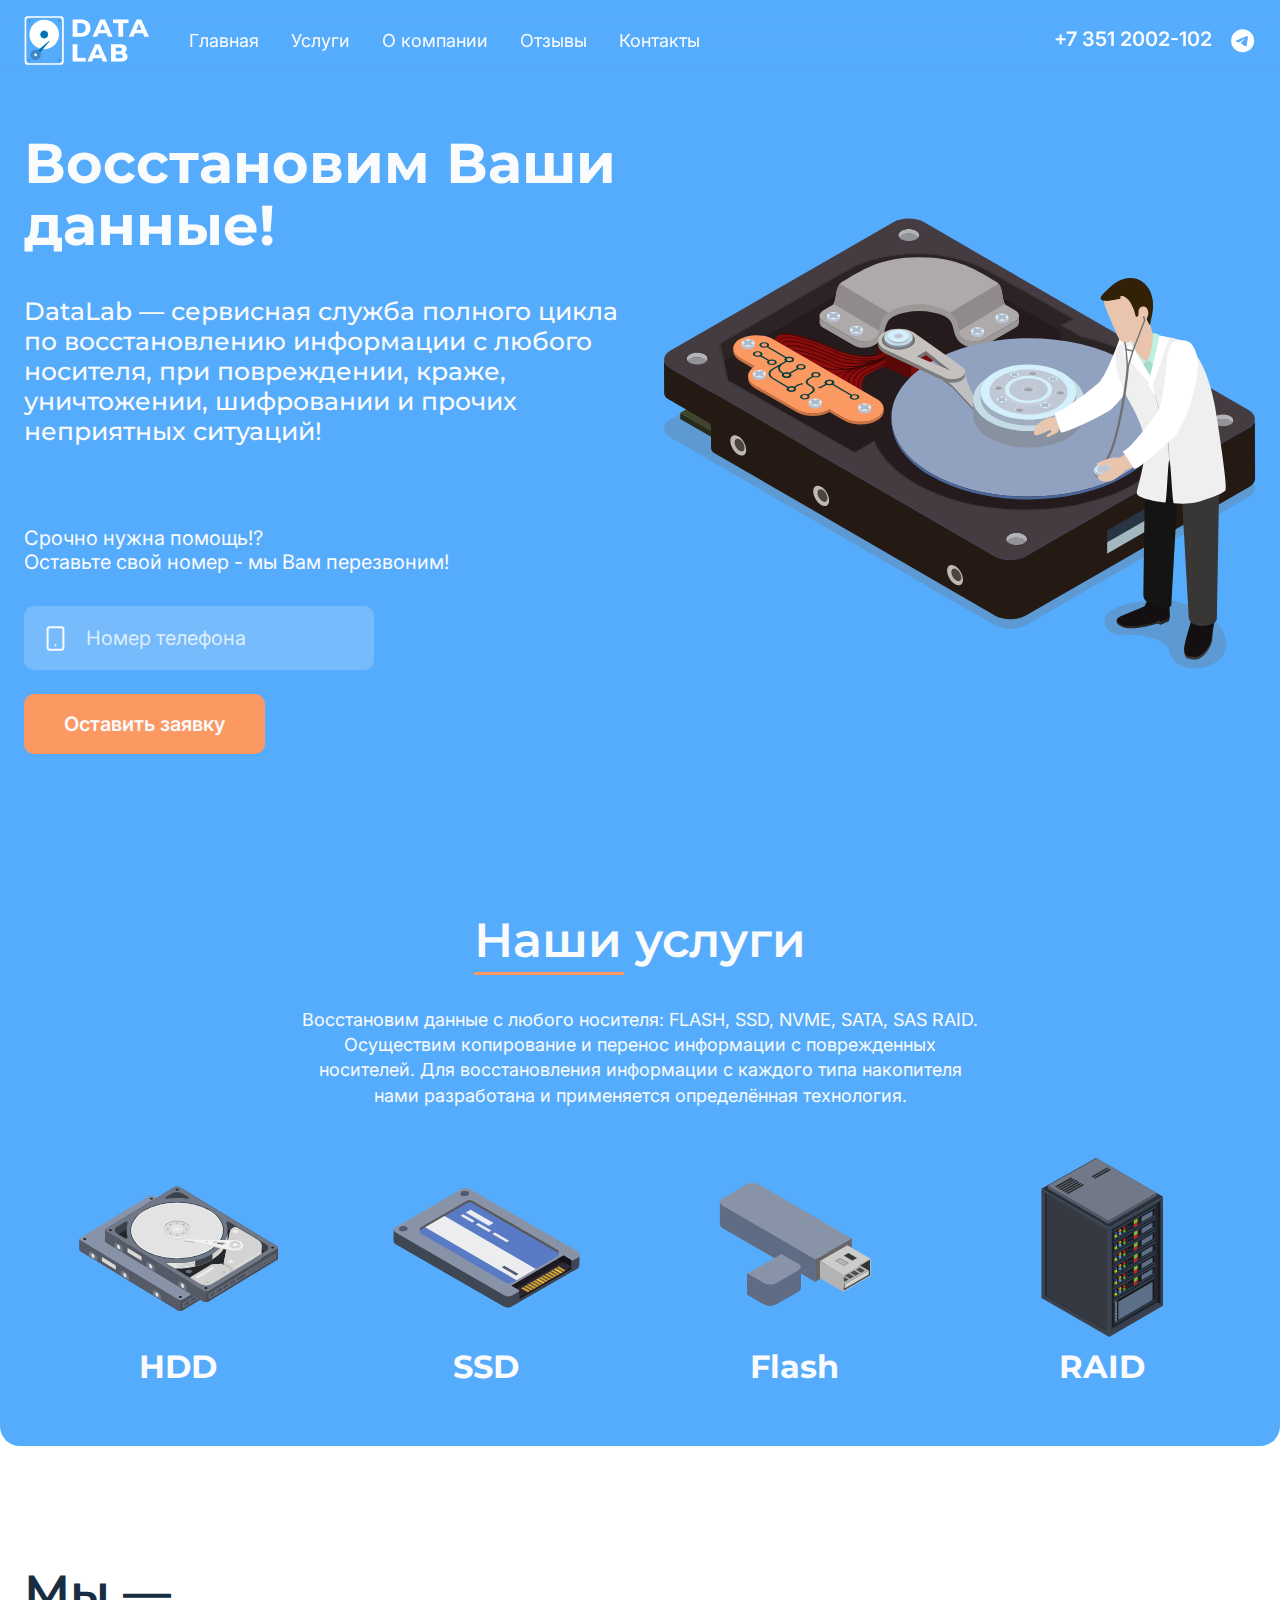
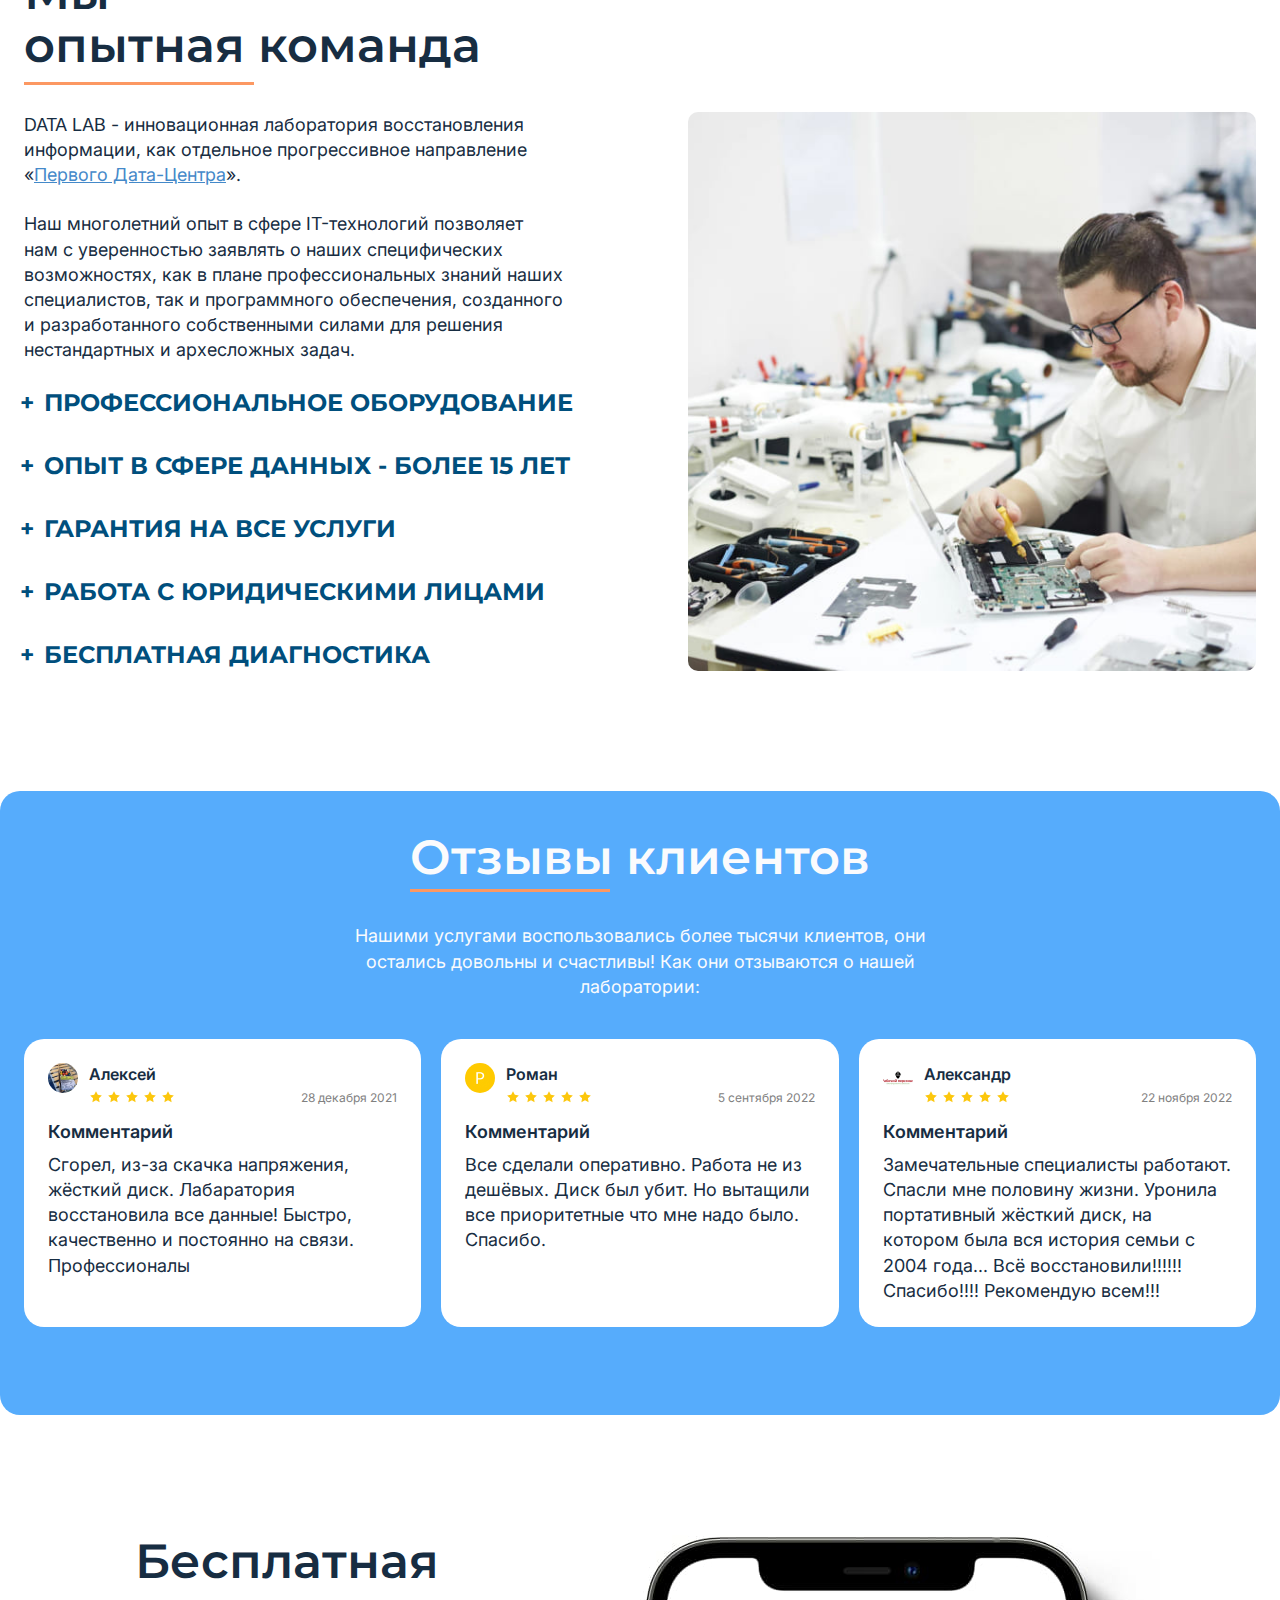
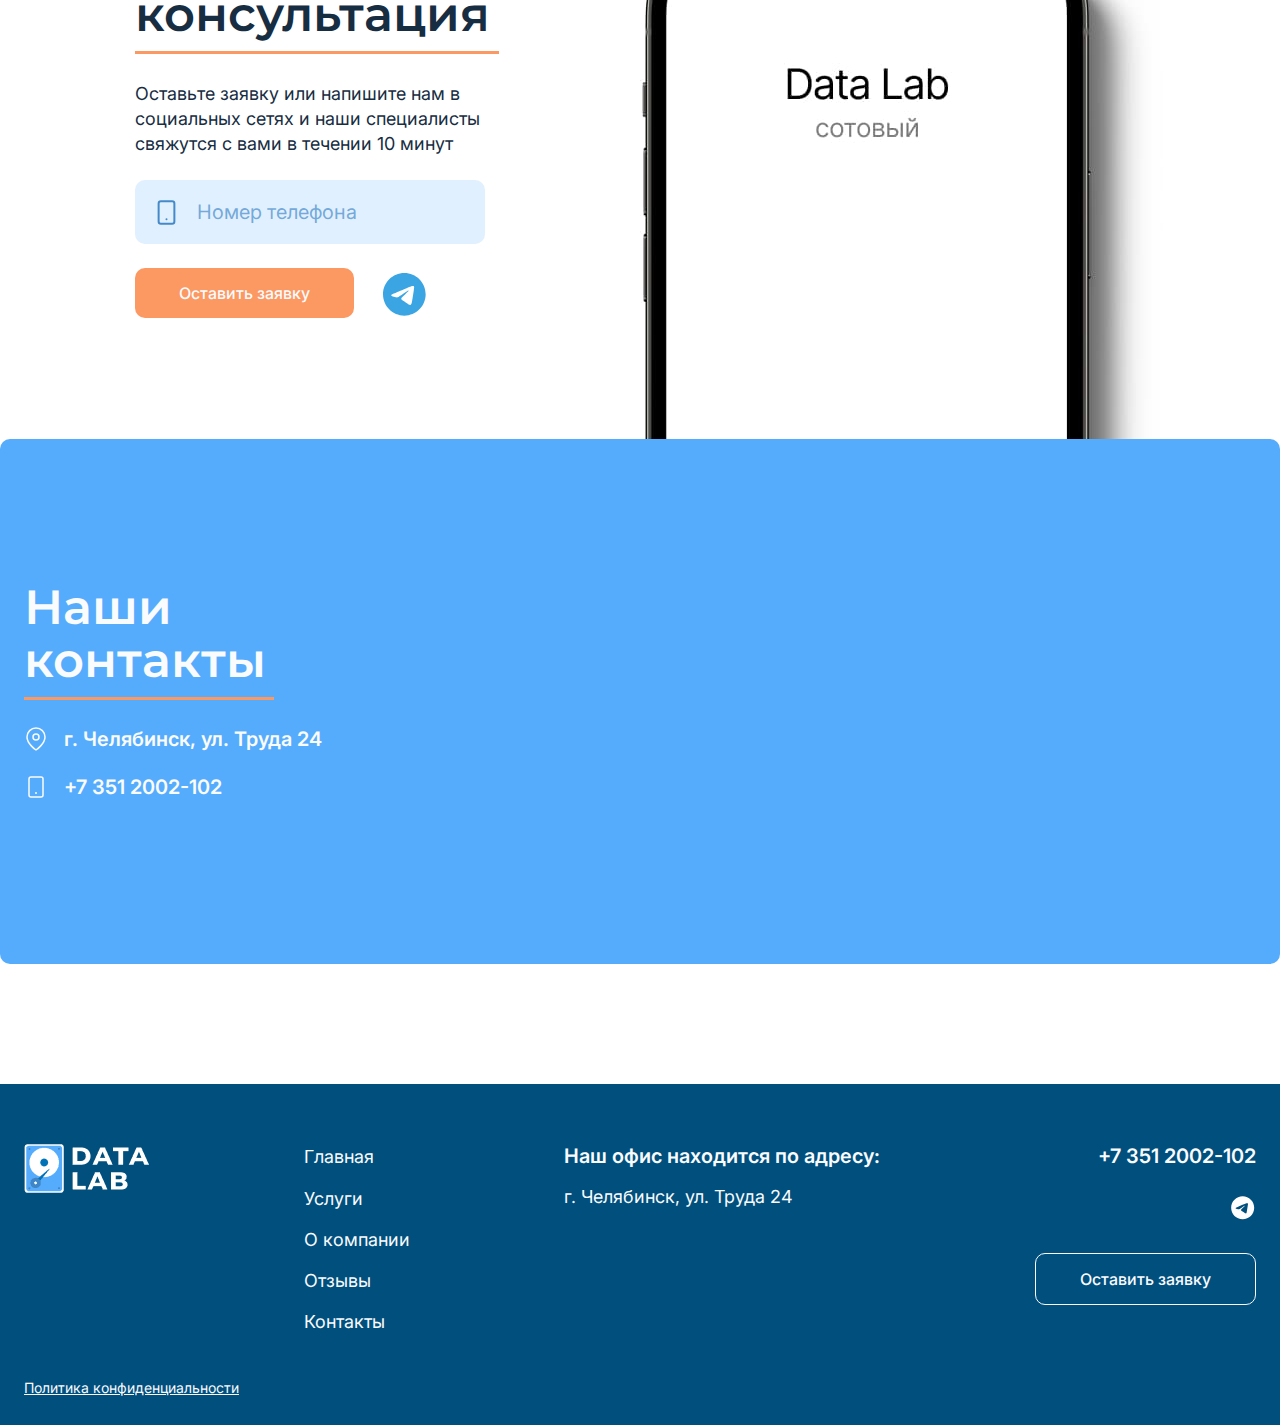
<file: index.html>
<!DOCTYPE html>
<html lang="ru">
	<head>
		<meta charset="UTF-8" />
		<meta http-equiv="X-UA-Compatible" content="IE=edge" />
		<meta name="viewport" content="width=device-width, initial-scale=1.0" />
		<meta name="viewport" content="width=device-width, user-scalable=no" />
		<link rel="preconnect" href="https://fonts.googleapis.com" />
		<link rel="preconnect" href="https://fonts.gstatic.com" crossorigin />

		<link
			href="https://fonts.googleapis.com/css2?family=Inter:wght@400;500;600&family=Montserrat:wght@400;500;600;700&display=swap"
			rel="stylesheet"
		/>
		<link rel="stylesheet" href="css/reset.css" />
		<link rel="stylesheet" href="css/style.css" />

		<link
			rel="apple-touch-icon"
			sizes="180x180"
			href="favicons/apple-touch-icon.png"
		/>
		<link
			rel="icon"
			type="image/png"
			sizes="32x32"
			href="favicons/favicon-32x32.png"
		/>
		<link
			rel="icon"
			type="image/png"
			sizes="16x16"
			href="favicons/favicon-16x16.png"
		/>
		<link rel="manifest" href="favicons/site.webmanifest" />
		<link
			rel="mask-icon"
			href="favicons/safari-pinned-tab.svg"
			color="#5bbad5"
		/>
		<meta name="msapplication-TileColor" content="#2d89ef" />
		<meta name="theme-color" content="#ffffff" />
		<title>Data Lab - Восстановление данных</title>
	</head>
	<body>
		<div class="wrapper">
			<header class="header">
				<div class="header__container _container">
					<a data-goto=".page__main-block" class="header__logo" href="#">
						<img src="img/logo/logo-vert.png" alt="logotype-datalab" />
					</a>
					<div class="mobile-icon">
						<span></span>
					</div>
					<div class="header__mobile">
						<nav class="header__menu menu">
							<ul class="menu__list">
								<li class="menu__item">
									<a data-goto=".page__main-block" class="menu__link" href="#"
										>Главная</a
									>
								</li>
								<li class="menu__item">
									<a data-goto=".page__services" class="menu__link" href="#"
										>Услуги</a
									>
								</li>
								<li class="menu__item">
									<a data-goto=".page__about" class="menu__link" href="#"
										>О компании</a
									>
								</li>
								<li class="menu__item">
									<a data-goto=".page__reviews" class="menu__link" href="#"
										>Отзывы</a
									>
								</li>
								<li class="menu__item">
									<a
										data-goto=".page__contacts-section"
										class="menu__link"
										href="#"
										>Контакты</a
									>
								</li>
							</ul>
						</nav>

						<div class="header__contacts header-contacts">
							<ul class="header-contacts__list">
								<li>
									<a href="tel:+73512002102" class="tel__link">+7 351 2002-102</a>
								</li>
								<li class="messeger-item">
									<a
										class="messeger-item__link messegers__link"
										href="https://t.me/Neo_vr"
									>
										<img
											src="img/messegers/icon-telegram.svg"
											alt="icon-telegram"
										/>
									</a>
								</li>
							</ul>
						</div>
					</div>
				</div>
			</header>

			<main class="page">
				<div class="page__first-screen">
					<div class="page__main-block main-block">
						<div class="main-block__container _container">
							<div class="main-block__body">
								<h1 class="main-block__title">Восстановим Ваши данные!</h1>
								<div class="main-block__text">
									DataLab — сервисная служба полного цикла по восстановлению
									информации с любого носителя, при повреждении, краже,
									уничтожении, шифровании и прочих неприятных ситуаций!
								</div>

								<div class="main-block__offer offer">
									<div class="offer__text">
										Срочно нужна помощь!?<br/> Оставьте свой номер - мы Вам перезвоним!
									</div>
									<form action="#" class="main-block__form form">
										<span class="form-error"
											>Введён неверный номер телефона</span
										>
										<input
											data-tel-input
											name="phoneNum"
											class="form__input"
											type="tel"
											placeholder="Номер телефона"
											title="Введите номер телефона"
											style="background-image: url(img/form/smartphone.svg)"
										/>
										<button class="form__button">Оставить заявку</button>
									</form>
								</div>
							</div>
							<div class="main-block__banner">
								<img src="img/first-screen/hdd-banner.svg" alt="" />
							</div>
						</div>
					</div>
					<section class="page__services sevices">
						<div class="services__container _container">
							<div class="services__body">
								<h2 class="services__title section-title">Наши услуги</h2>
								<div class="services__text">
									Восстановим данные с любого носителя: FLASH, SSD, NVME, SATA,
									SAS RAID. Осуществим копирование и перенос информации с
									поврежденных носителей. Для восстановления информации с
									каждого типа накопителя нами разработана и применяется
									определённая технология.
								</div>
								<div class="services__cards cards">
									<div class="cards__item item">
										<!-- link -->
										<div class="item__image">
											<img src="img/services/img-hdd-5.svg" alt="" />
										</div>
										<div class="item__name">HDD</div>
									</div>

									<div class="cards__item item">
										<!-- link -->
										<div class="item__image">
											<img src="img/services/img-ssd-4.svg" alt="" />
										</div>
										<div class="item__name">SSD</div>
									</div>

									<div class="cards__item item">
										<!-- link -->
										<div class="item__image">
											<img src="img/services/img-flash-7.svg" alt="" />
										</div>
										<div class="item__name">Flash</div>
									</div>

									<div class="cards__item item">
										<!-- link -->
										<div class="item__image">
											<img src="img/services/img-raid-5.svg" alt="" />
										</div>
										<div class="item__name">RAID</div>
									</div>
								</div>
							</div>
						</div>
					</section>
				</div>
				<section class="page__about about">
					<div class="about__container _container">
						<h2 class="about__title section-title">Мы — опытная команда</h2>
						<div class="about__body">
							<p class="about__text">
								DATA LAB - инновационная лаборатория восстановления информации,
								как отдельное прогрессивное направление «<a
									class="external-link"
									href="https://dedic74.ru/"
									>Первого Дата-Центра</a
								>».
							</p>
							<p class="about__text">
								Наш многолетний опыт в сфере IT-технологий позволяет
								нам с уверенностью заявлять о наших специфических возможностях,
								как в плане профессиональных знаний наших специалистов,
								так и программного обеспечения, созданного и разработанного
								собственными силами для решения нестандартных и архесложных
								задач.
							</p>
						</div>
						<div class="about__advantages advantages">
							<ul class="advantages__list">
								<li class="advantages__item">
									<span class="advantages__text"
										>Профессиональное оборудование</span
									>
								</li>
								<li class="advantages__item">
									<span class="advantages__text"
										>Опыт в сфере данных - более 15 лет</span
									>
								</li>
								<li class="advantages__item">
									<span class="advantages__text">Гарантия на все услуги</span>
								</li>
								<li class="advantages__item">
									<span class="advantages__text"
										>Работа с юридическими лицами</span
									>
								</li>
								<li class="advantages__item">
									<span class="advantages__text">Бесплатная диагностика</span>
								</li>
							</ul>
						</div>
						<div class="about__image">
							<img src="img/about/image.jpg" alt="employee" />
						</div>
					</div>
				</section>

				<section class="page__reviews reviews">
					<div class="reviews__container _container">
						<h2 class="reviews__title section-title">Отзывы клиентов</h2>
						<p class="reviews__text">
							Нашими услугами воспользовались более тысячи клиентов, они
							остались довольны и счастливы! Как они отзываются о нашей
							лаборатории:
						</p>
						<div class="reviews__cards">
							<div class="review-card">
								<div class="review-card__user user">
									<div class="user__avatar">
										<img
											src="img/reviews/review-user-1.jpg"
											alt="user avatar"
										/>
									</div>
									<div class="user__info">
										<p class="user__name">Алексей</p>
										<div class="user__grade">
											<img src="img/reviews/review-stars.svg" alt="" />
										</div>
									</div>
									<p class="user__date">28 декабря 2021</p>
								</div>
								<div class="review__body">
									<p>Комментарий</p>
									<p>
										Сгорел, из-за скачка напряжения, жёсткий диск. Лабаратория
										восстановила все данные! Быстро, качественно и постоянно на
										связи. Профессионалы
									</p>
								</div>
							</div>
							<div class="review-card">
								<div class="review-card__user user">
									<div class="user__avatar">
										<img
											src="img/reviews/review-user-2.jpg"
											alt="user avatar"
										/>
									</div>
									<div class="user__info">
										<p class="user__name">Роман</p>
										<div class="user__grade">
											<img src="img/reviews/review-stars.svg" alt="" />
										</div>
									</div>
									<p class="user__date">5 сентября 2022</p>
								</div>
								<div class="review__body">
									<p>Комментарий</p>
									<p>
										Все сделали оперативно. Работа не из дешёвых. Диск был убит.
										Но вытащили все приоритетные что мне надо было. Спасибо.
									</p>
								</div>
							</div>

							<div class="review-card">
								<div class="review-card__user user">
									<div class="user__avatar">
										<img
											src="img/reviews/review-user-3.jpg"
											alt="user avatar"
										/>
									</div>
									<div class="user__info">
										<p class="user__name">Александр</p>
										<div class="user__grade">
											<img src="img/reviews/review-stars.svg" alt="" />
										</div>
									</div>
									<p class="user__date">22 ноября 2022</p>
								</div>
								<div class="review__body">
									<p>Комментарий</p>
									<p>
										Замечательные специалисты работают. Спасли мне половину
										жизни. Уронила портативный жёсткий диск, на котором была вся
										история семьи с 2004 года... Всё восстановили!!!!!!
										Спасибо!!!! Рекомендую всем!!!
									</p>
								</div>
							</div>
						</div>
					</div>
				</section>

				<section class="page__form-section form-section">
					<div class="form-section__container _container">
						<div class="form-section__body">
							<h2 class="form-section__title section-title">
								Бесплатная консультация
							</h2>
							<p class="form-section__text">
								Оставьте заявку или напишите нам в социальных сетях и наши
								специалисты свяжутся с вами в течении 10 минут
							</p>

							<form action="#" class="form-section__form form">
								<span class="form-error">Введён неверный номер телефона</span>
								<input
									data-tel-input
									name="phoneNum"
									class="form__input"
									type="tel"
									placeholder="Номер телефона"
									title="Введите номер телефона"
									style="background-image: url(img/form/smartphone-blue.svg)"
								/>
								<div class="form__buttons-group">
									<button class="form__button" id="submit-btn">
										Оставить заявку
									</button>
									<ul class="form__messegers messegers">
										<li class="messegers__item">
											<a class="messegers__link" href="https://t.me/Neo_vr">
												<img
													src="img/form/form-icon-telegram.svg"
													alt="icon-telegram"
												/>
											</a>
										</li>
									</ul>
								</div>
							</form>
						</div>
						<div class="form-section__phone">
							<img src="img/form/iPhone-12.jpg" alt="" />
						</div>
					</div>
				</section>
				<section class="page__contacts-section contacts-section">
					<div class="contacts-section__container _container">
						<div class="contacts-section__body">
							<h2 class="contacts-section__title section-title">
								Наши контакты
							</h2>
							<ul class="contacts-section__contacts-list contacts-list">
								<li
									style="background-image: url('img/contacs/map-pin.svg')"
									class="contacts-list__item"
								>
									г. Челябинск, ул. Труда 24
								</li>
								<li
									style="background-image: url('img/contacs/smartphone.svg')"
									class="contacts-list__item"
								>
									<!-- Вставить телефон -->
									<a href="tel:+73512002102">+7 351 2002-102</a>
								</li>
								<li
									style="background-image: url('img/contacs/mail.svg')"
									class="contacts-list__item"
								></li>
							</ul>
						</div>
					</div>
					<iframe
						class="contacts-section__map"
						src="https://yandex.ru/map-widget/v1/?um=constructor%3A5bff2b0873cc48917e9ab0c23bdec998f2e4dc352007667f4a7561167bad8740&amp;source=constructor"
						width="64%"
						height="525"
						frameborder="0"
					></iframe>
				</section>
			</main>

			<footer class="footer">
				<div class="footer__container _container">
					<div class="footer__row">
						<div class="footer__logo logo">
							<img src="img/logo/logo-vert.png" alt="logotype-datalab" />
						</div>
						<nav class="footer__menu menu">
							<ul class="menu__list">
								<li class="menu__item">
									<a data-goto=".page__main-block" class="menu__link" href="#"
										>Главная</a
									>
								</li>
								<li class="menu__item">
									<a data-goto=".page__services" class="menu__link" href="#"
										>Услуги</a
									>
								</li>
								<li class="menu__item">
									<a data-goto=".page__about" class="menu__link" href="#"
										>О компании</a
									>
								</li>
								<li class="menu__item">
									<a data-goto=".page__reviews" class="menu__link" href="#"
										>Отзывы</a
									>
								</li>
								<li class="menu__item">
									<a
										data-goto=".page__contacts-section"
										class="menu__link"
										href="#"
										>Контакты</a
									>
								</li>
							</ul>
						</nav>
						<div class="footer__contacts">
							<div class="footer__contacts-group">
								<p>Наш офис находится по адресу:</p>
								<p>г. Челябинск, ул. Труда 24</p>
							</div>
						</div>
						<div class="footer__contacts">
							<div class="footer__contacts-group">
								<div class="contacts">
									<div class="footer__tel">
										<a href="tel:+73512002102" class="tel__link">+7 351 2002-102</a>
									</div>
									<ul class="footer__messegers messegers">
										<li class="messegers__item">
											<a class="messegers__link" href="https://t.me/Neo_vr">
												<img
													src="img/messegers/icon-telegram.svg"
													alt="icon-telegram"
												/>
											</a>
										</li>
									</ul>
								</div>
							</div>
							<a
								data-goto=".page__form-section"
								href="#"
								class="footer__form-link"
								>Оставить заявку</a
							>
						</div>
					</div>
          <a class="privacy-link" href="privacy.html">
            Политика конфиденциальности
          </a>
				</div>
			</footer>
		</div>
		<div class="modal">
			<div class="modal__container">
				<div class="modal__content">
					<div class="modal__title section-title"></div>
					<div class="modal__text"></div>
					<a href="#" class="modal__button close-modal"> Ок </a>
				</div>
			</div>
		</div>
		<script src="js/script.js"></script>
		<script type="module" src="js/form.js"></script>
	</body>
</html>
</file>
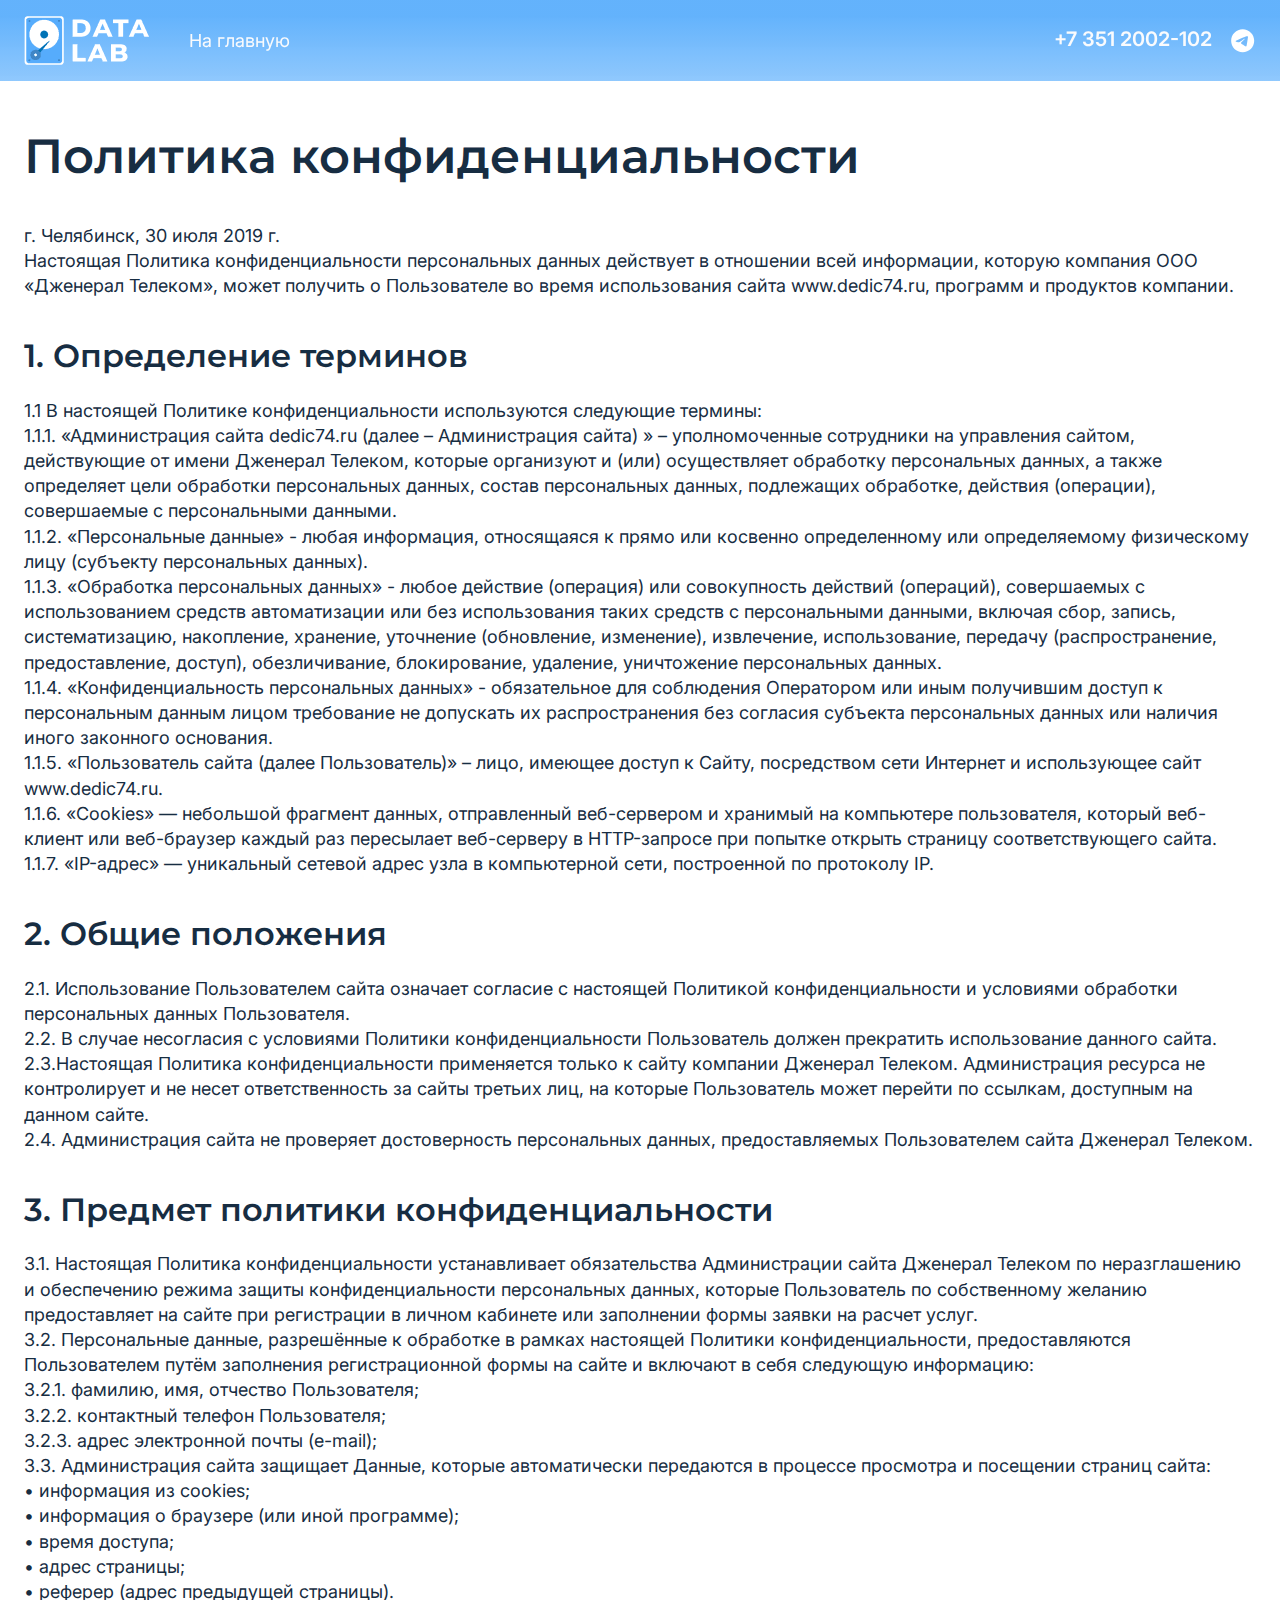
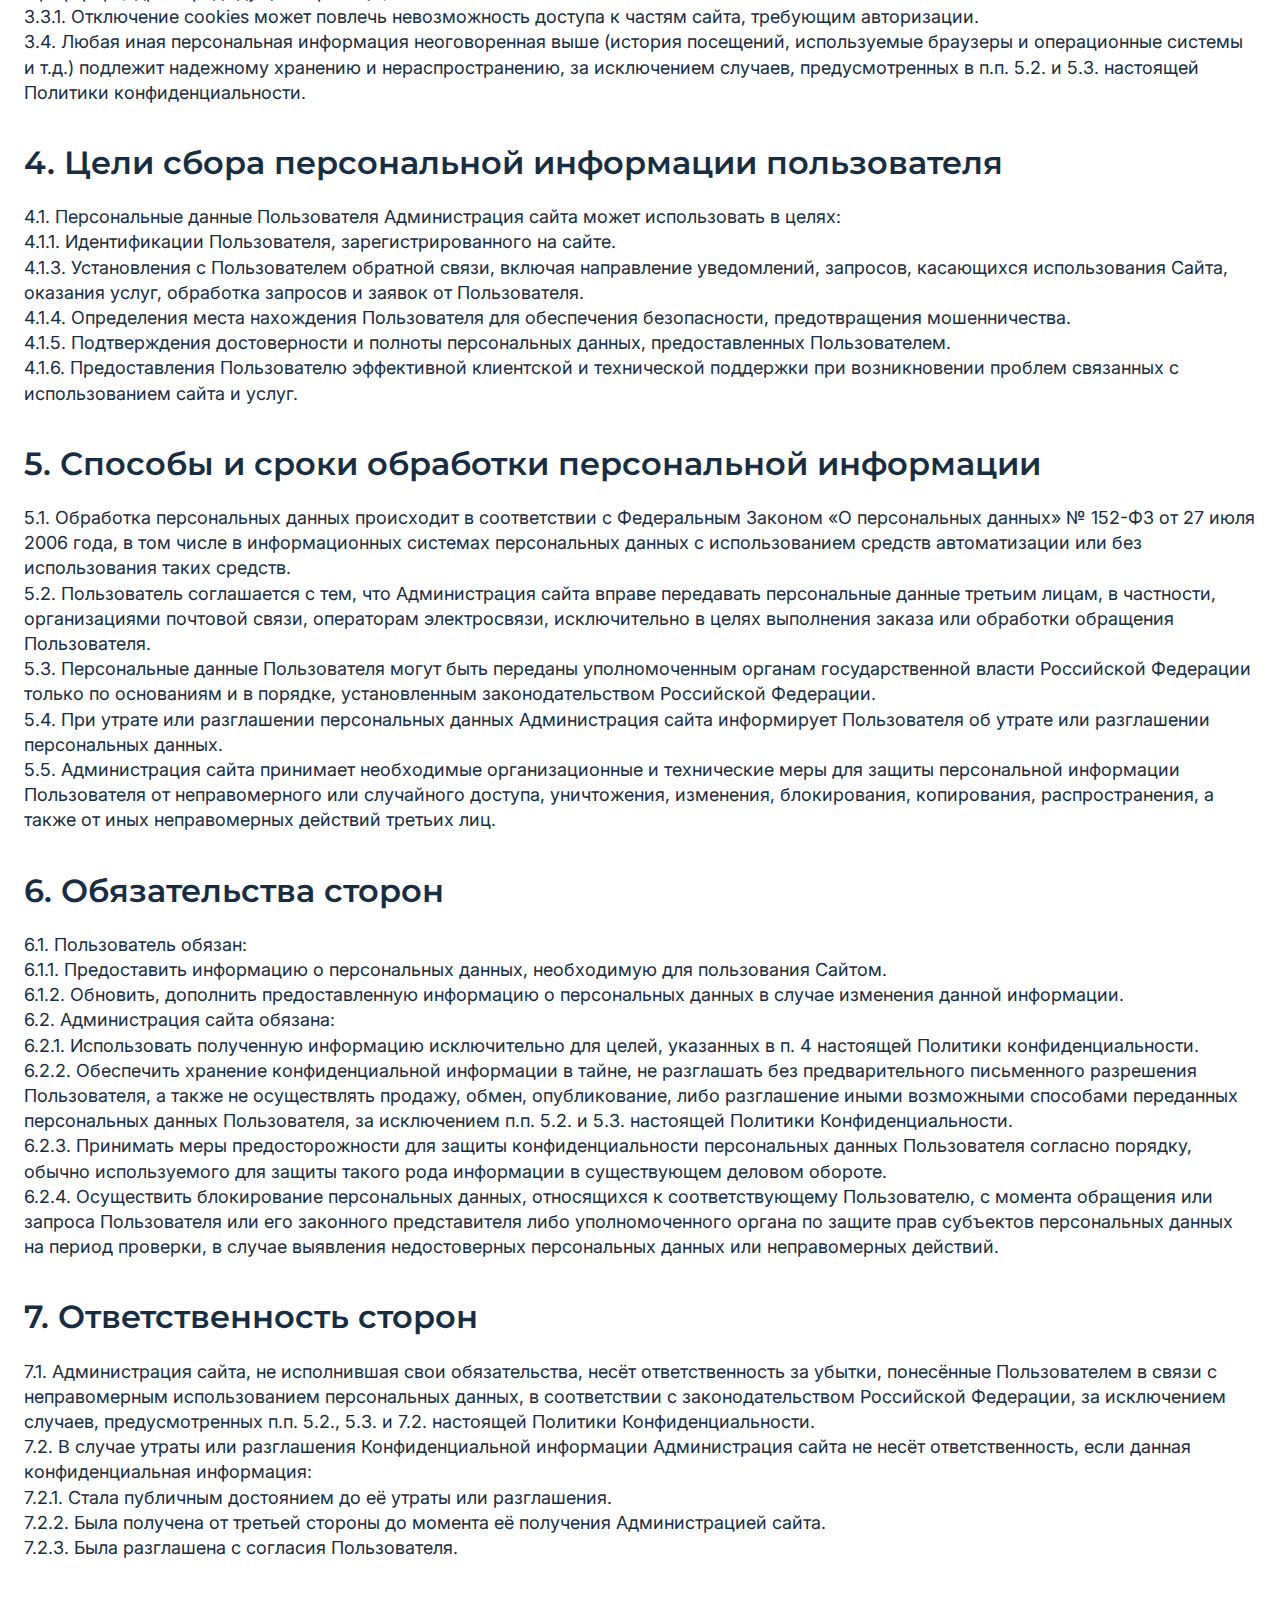
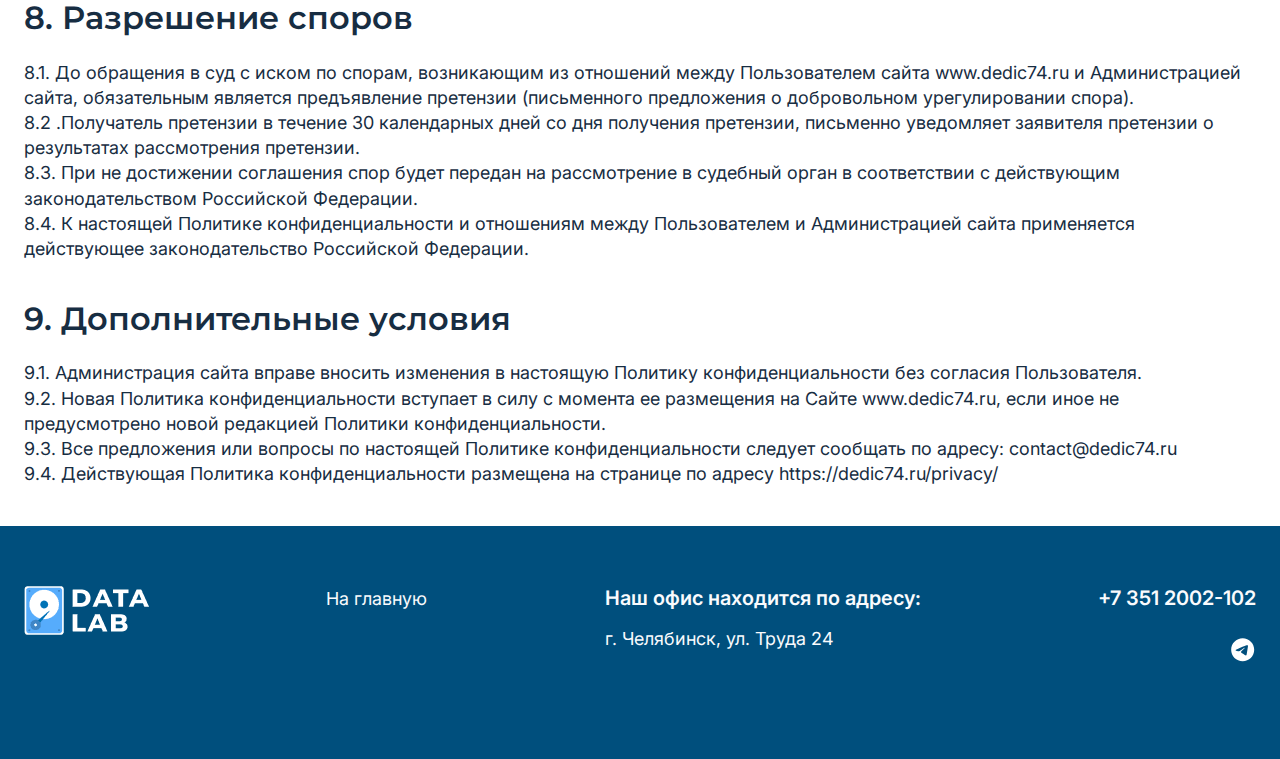
<file: privacy.html>
<!DOCTYPE html>
<html lang="ru">
	<head>
		<meta charset="UTF-8" />
		<meta http-equiv="X-UA-Compatible" content="IE=edge" />
		<meta name="viewport" content="width=device-width, initial-scale=1.0" />
		<meta name="viewport" content="width=device-width, user-scalable=no" />
		<link rel="preconnect" href="https://fonts.googleapis.com" />
		<link rel="preconnect" href="https://fonts.gstatic.com" crossorigin />

		<link
			href="https://fonts.googleapis.com/css2?family=Inter:wght@400;500;600&family=Montserrat:wght@400;500;600;700&display=swap"
			rel="stylesheet"
		/>
		<link rel="stylesheet" href="css/reset.css" />
		<link rel="stylesheet" href="css/style.css" />

		<link
			rel="apple-touch-icon"
			sizes="180x180"
			href="favicons/apple-touch-icon.png"
		/>
		<link
			rel="icon"
			type="image/png"
			sizes="32x32"
			href="favicons/favicon-32x32.png"
		/>
		<link
			rel="icon"
			type="image/png"
			sizes="16x16"
			href="favicons/favicon-16x16.png"
		/>
		<link rel="manifest" href="favicons/site.webmanifest" />
		<link
			rel="mask-icon"
			href="favicons/safari-pinned-tab.svg"
			color="#5bbad5"
		/>
		<meta name="msapplication-TileColor" content="#2d89ef" />
		<meta name="theme-color" content="#ffffff" />
		<title>Data Lab - Политика конфиденциальности</title>
	</head>
	<body>
		<div class="wrapper">
			<header class="header">
				<div class="header__container _container">
					<a
						data-goto=".page__main-block"
						class="header__logo"
						href="index.html"
					>
						<img src="img/logo/logo-vert.png" alt="logotype-datalab" />
					</a>
					<div class="mobile-icon">
						<span></span>
					</div>
					<div class="header__mobile">
						<nav class="header__menu menu">
							<ul class="menu__list">
								<li class="menu__item">
									<a
										data-goto=".page__main-block"
										class="menu__link"
										href="index.html"
										>На главную</a
									>
								</li>
							</ul>
						</nav>

						<div class="header__contacts header-contacts">
							<ul class="header-contacts__list">
								<li>
									<a href="tel:+73512002102" class="tel__link"
										>+7 351 2002-102</a
									>
								</li>
								<li class="messeger-item">
									<a
										class="messeger-item__link messegers__link"
										href="https://t.me/Neo_vr"
									>
										<img
											src="img/messegers/icon-telegram.svg"
											alt="icon-telegram"
										/>
									</a>
								</li>
							</ul>
						</div>
					</div>
				</div>
			</header>

			<main class="page">
				<div class="page__privacy privacy">
					<div class="privacy__container _container">
						<h1 class="section-title">Политика конфиденциальности</h1>
						<p class="privacy__text">
							г. Челябинск, 30 июля 2019 г. <br />
							Настоящая Политика конфиденциальности персональных данных
							действует в отношении всей информации, которую компания ООО
							«Дженерал Телеком», может получить о Пользователе во время
							использования сайта www.dedic74.ru, программ и продуктов компании.
						</p>
						<h2 class="privacy__title section-title">
							1. Определение терминов
						</h2>
						<p class="privacy__text">
							1.1 В настоящей Политике конфиденциальности используются следующие
							термины:<br />
							1.1.1. «Администрация сайта dedic74.ru (далее – Администрация
							сайта) » – уполномоченные сотрудники на управления сайтом,
							действующие от имени Дженерал Телеком, которые организуют и (или)
							осуществляет обработку персональных данных, а также определяет
							цели обработки персональных данных, состав персональных данных,
							подлежащих обработке, действия (операции), совершаемые с
							персональными данными.<br />
							1.1.2. «Персональные данные» - любая информация, относящаяся к
							прямо или косвенно определенному или определяемому физическому
							лицу (субъекту персональных данных). <br />1.1.3. «Обработка
							персональных данных» - любое действие (операция) или совокупность
							действий (операций), совершаемых с использованием средств
							автоматизации или без использования таких средств с персональными
							данными, включая сбор, запись, систематизацию, накопление,
							хранение, уточнение (обновление, изменение), извлечение,
							использование, передачу (распространение, предоставление, доступ),
							обезличивание, блокирование, удаление, уничтожение персональных
							данных.<br />
							1.1.4. «Конфиденциальность персональных данных» - обязательное для
							соблюдения Оператором или иным получившим доступ к персональным
							данным лицом требование не допускать их распространения без
							согласия субъекта персональных данных или наличия иного законного
							основания. <br />1.1.5. «Пользователь сайта (далее Пользователь)»
							– лицо, имеющее доступ к Сайту, посредством сети Интернет и
							использующее сайт www.dedic74.ru.<br />
							1.1.6. «Cookies» — небольшой фрагмент данных, отправленный
							веб-сервером и хранимый на компьютере пользователя, который
							веб-клиент или веб-браузер каждый раз пересылает веб-серверу в
							HTTP-запросе при попытке открыть страницу соответствующего сайта.
							<br />1.1.7. «IP-адрес» — уникальный сетевой адрес узла в
							компьютерной сети, построенной по протоколу IP.
						</p>
						<h2 class="privacy__title section-title">2. Общие положения</h2>
						<p class="privacy__text">
							2.1. Использование Пользователем сайта означает согласие с
							настоящей Политикой конфиденциальности и условиями обработки
							персональных данных Пользователя.<br />
							2.2. В случае несогласия с условиями Политики конфиденциальности
							Пользователь должен прекратить использование данного сайта.
							<br />2.3.Настоящая Политика конфиденциальности применяется только
							к сайту компании Дженерал Телеком. Администрация ресурса не
							контролирует и не несет ответственность за сайты третьих лиц, на
							которые Пользователь может перейти по ссылкам, доступным на данном
							сайте. <br />2.4. Администрация сайта не проверяет достоверность
							персональных данных, предоставляемых Пользователем сайта Дженерал
							Телеком.
						</p>
						<h2 class="privacy__title section-title">
							3. Предмет политики конфиденциальности
						</h2>
						<p class="privacy__text">
							3.1. Настоящая Политика конфиденциальности устанавливает
							обязательства Администрации сайта Дженерал Телеком по
							неразглашению и обеспечению режима защиты конфиденциальности
							персональных данных, которые Пользователь по собственному желанию
							предоставляет на сайте при регистрации в личном кабинете или
							заполнении формы заявки на расчет услуг.<br />
							3.2. Персональные данные, разрешённые к обработке в рамках
							настоящей Политики конфиденциальности, предоставляются
							Пользователем путём заполнения регистрационной формы на сайте и
							включают в себя следующую информацию: <br />
							3.2.1. фамилию, имя, отчество Пользователя; <br />3.2.2.
							контактный телефон Пользователя; <br />3.2.3. адрес электронной
							почты (e-mail);<br />
							3.3. Администрация сайта защищает Данные, которые автоматически
							передаются в процессе просмотра и посещении страниц сайта:<br />
							• информация из cookies;<br />
							• информация о браузере (или иной программе);<br />
							• время доступа;<br />
							• адрес страницы;<br />
							• реферер (адрес предыдущей страницы).<br />
							3.3.1. Отключение cookies может повлечь невозможность доступа к
							частям сайта, требующим авторизации. <br />3.4. Любая иная
							персональная информация неоговоренная выше (история посещений,
							используемые браузеры и операционные системы и т.д.) подлежит
							надежному хранению и нераспространению, за исключением случаев,
							предусмотренных в п.п. 5.2. и 5.3. настоящей Политики
							конфиденциальности.
						</p>
						<h2 class="privacy__title section-title">
							4. Цели сбора персональной информации пользователя
						</h2>
						<p class="privacy__text">
							4.1. Персональные данные Пользователя Администрация сайта может
							использовать в целях:<br />
							4.1.1. Идентификации Пользователя, зарегистрированного на сайте.
							<br />4.1.3. Установления с Пользователем обратной связи, включая
							направление уведомлений, запросов, касающихся использования Сайта,
							оказания услуг, обработка запросов и заявок от Пользователя.<br />
							4.1.4. Определения места нахождения Пользователя для обеспечения
							безопасности, предотвращения мошенничества.<br />
							4.1.5. Подтверждения достоверности и полноты персональных данных,
							предоставленных Пользователем. <br />4.1.6. Предоставления
							Пользователю эффективной клиентской и технической поддержки при
							возникновении проблем связанных с использованием сайта и услуг.
						</p>
						<h2 class="privacy__title section-title">
							5. Способы и сроки обработки персональной информации
						</h2>
						<p class="privacy__text">
							5.1. Обработка персональных данных происходит в соответствии с
							Федеральным Законом «О персональных данных» № 152-ФЗ от 27 июля
							2006 года, в том числе в информационных системах персональных
							данных с использованием средств автоматизации или без
							использования таких средств. <br />5.2. Пользователь соглашается с
							тем, что Администрация сайта вправе передавать персональные данные
							третьим лицам, в частности, организациями почтовой связи,
							операторам электросвязи, исключительно в целях выполнения заказа
							или обработки обращения Пользователя.<br />
							5.3. Персональные данные Пользователя могут быть переданы
							уполномоченным органам государственной власти Российской Федерации
							только по основаниям и в порядке, установленным законодательством
							Российской Федерации. <br />5.4. При утрате или разглашении
							персональных данных Администрация сайта информирует Пользователя
							об утрате или разглашении персональных данных.<br />
							5.5. Администрация сайта принимает необходимые организационные и
							технические меры для защиты персональной информации Пользователя
							от неправомерного или случайного доступа, уничтожения, изменения,
							блокирования, копирования, распространения, а также от иных
							неправомерных действий третьих лиц.
						</p>
						<h2 class="privacy__title section-title">
							6. Обязательства сторон
						</h2>
						<p class="privacy__text">
							6.1. Пользователь обязан:<br />
							6.1.1. Предоставить информацию о персональных данных, необходимую
							для пользования Сайтом. <br />6.1.2. Обновить, дополнить
							предоставленную информацию о персональных данных в случае
							изменения данной информации.<br />
							6.2. Администрация сайта обязана: <br />6.2.1. Использовать
							полученную информацию исключительно для целей, указанных в п. 4
							настоящей Политики конфиденциальности. <br />6.2.2. Обеспечить
							хранение конфиденциальной информации в тайне, не разглашать без
							предварительного письменного разрешения Пользователя, а также не
							осуществлять продажу, обмен, опубликование, либо разглашение иными
							возможными способами переданных персональных данных Пользователя,
							за исключением п.п. 5.2. и 5.3. настоящей Политики
							Конфиденциальности. <br />6.2.3. Принимать меры предосторожности
							для защиты конфиденциальности персональных данных Пользователя
							согласно порядку, обычно используемого для защиты такого рода
							информации в существующем деловом обороте. <br />6.2.4.
							Осуществить блокирование персональных данных, относящихся к
							соответствующему Пользователю, с момента обращения или запроса
							Пользователя или его законного представителя либо уполномоченного
							органа по защите прав субъектов персональных данных на период
							проверки, в случае выявления недостоверных персональных данных или
							неправомерных действий.
						</p>
						<h2 class="privacy__title section-title">
							7. Ответственность сторон
						</h2>
						<p class="privacy__text">
							7.1. Администрация сайта, не исполнившая свои обязательства, несёт
							ответственность за убытки, понесённые Пользователем в связи с
							неправомерным использованием персональных данных, в соответствии с
							законодательством Российской Федерации, за исключением случаев,
							предусмотренных п.п. 5.2., 5.3. и 7.2. настоящей Политики
							Конфиденциальности.<br />
							7.2. В случае утраты или разглашения Конфиденциальной информации
							Администрация сайта не несёт ответственность, если данная
							конфиденциальная информация: <br />7.2.1. Стала публичным
							достоянием до её утраты или разглашения. <br />7.2.2. Была
							получена от третьей стороны до момента её получения Администрацией
							сайта.<br />
							7.2.3. Была разглашена с согласия Пользователя.
						</p>
						<h2 class="privacy__title section-title">8. Разрешение споров</h2>
						<p class="privacy__text">
							8.1. До обращения в суд с иском по спорам, возникающим из
							отношений между Пользователем сайта www.dedic74.ru и
							Администрацией сайта, обязательным является предъявление претензии
							(письменного предложения о добровольном урегулировании спора).
							<br />8.2 .Получатель претензии в течение 30 календарных дней со
							дня получения претензии, письменно уведомляет заявителя претензии
							о результатах рассмотрения претензии. <br />8.3. При не достижении
							соглашения спор будет передан на рассмотрение в судебный орган в
							соответствии с действующим законодательством Российской
							Федерации.<br />
							8.4. К настоящей Политике конфиденциальности и отношениям между
							Пользователем и Администрацией сайта применяется действующее
							законодательство Российской Федерации.
						</p>
						<h2 class="privacy__title section-title">
							9. Дополнительные условия
						</h2>
						<p class="privacy__text">
							9.1. Администрация сайта вправе вносить изменения в настоящую
							Политику конфиденциальности без согласия Пользователя. <br />9.2.
							Новая Политика конфиденциальности вступает в силу с момента ее
							размещения на Сайте www.dedic74.ru, если иное не предусмотрено
							новой редакцией Политики конфиденциальности.<br />
							9.3. Все предложения или вопросы по настоящей Политике
							конфиденциальности следует сообщать по адресу: contact@dedic74.ru
							<br />9.4. Действующая Политика конфиденциальности размещена на
							странице по адресу https://dedic74.ru/privacy/
						</p>
					</div>
				</div>
			</main>

			<footer class="footer">
				<div class="footer__container _container">
					<div class="footer__row">
						<div class="footer__logo logo">
							<img src="img/logo/logo-vert.png" alt="logotype-datalab" />
						</div>
						<nav class="footer__menu menu">
							<ul class="menu__list">
								<li class="menu__item">
									<a data-goto=".page__main-block" class="menu__link" href="#"
										>На главную</a
									>
								</li>
							</ul>
						</nav>
						<div class="footer__contacts">
							<div class="footer__contacts-group">
								<p>Наш офис находится по адресу:</p>
								<p>г. Челябинск, ул. Труда 24</p>
							</div>
						</div>
						<div class="footer__contacts">
							<div class="footer__contacts-group">
								<div class="contacts">
									<div class="footer__tel">
										<a href="tel:+73512002102" class="tel__link"
											>+7 351 2002-102</a
										>
									</div>
									<ul class="footer__messegers messegers">
										<li class="messegers__item">
											<a class="messegers__link" href="https://t.me/Neo_vr">
												<img
													src="img/messegers/icon-telegram.svg"
													alt="icon-telegram"
												/>
											</a>
										</li>
									</ul>
								</div>
							</div>
						</div>
					</div>
				</div>
			</footer>
		</div>
		<div class="modal">
			<div class="modal__container">
				<div class="modal__content">
					<div class="modal__title section-title"></div>
					<div class="modal__text"></div>
					<a href="#" class="modal__button close-modal"> Ок </a>
				</div>
			</div>
		</div>
		<script src="js/script.js"></script>
		<script type="module" src="js/form.js"></script>
	</body>
</html>
</file>
<file: css/style.css>
:root {
	--light-text: #fafbfd;
	--dark-text: #172d42;
	--primary-color: #56acfc;
	--secondary-color: #fc9862;
	--footer-color: #004f7d;
}
body {
	font-family: "Inter", sans-serif;

	font-style: normal;
	font-weight: 400;
	font-size: 18px;
	line-height: 140%;
	color: var(--dark-text);
}
@media (max-width: 768px) {
	body {
		font-size: 16px;
		line-height: 130%;
	}
}
body._scroll-lock {
	overflow: hidden;
}
.wrapper {
	min-height: 100%;
	overflow: hidden;
	display: flex;
	flex-direction: column;
}
._container {
	max-width: 1300px;
	margin: 0px auto;
	padding: 0px 24px;
	box-sizing: content-box;
}
/* ---------------------FONTS STYLES--------------------  */
.section-title {
	position: relative;
	margin: 0px 0px 40px 0px;
	font-family: "Montserrat";
	font-style: normal;
	font-weight: 600;
	font-size: 48px;
	line-height: 110%;
}
.section-title::after {
	content: "";
	position: absolute;
	top: 110%;
	left: 0;
	height: 3px;
	background-color: var(--secondary-color);
}
a.external-link {
	color: #4489c9;
	text-decoration: underline;
}
/* ------------------------HEADER----------------------- */
.header {
	width: 100%;
	position: fixed;
	top: 0;
	left: 0;
	z-index: 42;
	transition: all 0.4s ease;

	color: var(--light-text);
	background: linear-gradient(
		180deg,
		rgba(86, 172, 252, 0.92) 19.85%,
		rgba(86, 172, 252, 0.51) 145.16%
	);
}
.header__hidden {
	top: -111px;
}
.header__container {
	display: flex;
	align-items: center;
	justify-content: space-between;
	padding-top: 16px;
	padding-bottom: 16px;
}
.header__mobile {
	display: flex;
	align-items: center;
	width: 100%;
	justify-content: space-between;
}
.header__menu {
	margin: 0px 0px 0px 40px;
}
.header__menu .menu__list {
	display: flex;
	flex-wrap: wrap;
}
.header__menu .menu__item:not(:last-child) {
	margin: 0px 32px 0px 0px;
}
.header__menu .menu__item {
	line-height: 200%;
}
.header__contacts {
	display: flex;
	flex-direction: column;
	flex-shrink: 0;
}
.header-contacts__list li {
	display: inline;
}
.header-contacts__list .tel__link {
	margin: 0px 12px 0px 0px;
}
.header-contacts__list > .messeger-item:not(:last-child) {
	margin: 0px 8px 0px 0px;
}

.header__menu .menu__link {
	position: relative;
	cursor: pointer;
	line-height: 1;
	text-decoration: none;
}

.contacts {
	display: flex;
	flex-direction: column;
	justify-content: flex-end;
	gap: 8px;
}
.header-contacts__form-link {
	display: inline-block;
	align-self: flex-end;
	padding: 8px 17px;
	border: solid 1px var(--light-text);
	border-radius: 10px;
	font-weight: 400;
	font-size: 14px;
	line-height: 130%;
	transition: all 0.25s ease;
}

.tel__link {
	font-weight: 600;
	font-size: 20px;
	line-height: 120%;
}
.messegers {
	align-self: flex-end;
}
.messegers__item {
	display: inline-block;
}
.messegers__link img {
	transition: all 0.1s;
}

/* Mobile Menu */
@media (max-width: 942px) {
	.header__logo img {
		width: 100px;
	}
	.mobile-icon {
		z-index: 5;
		display: block;
		position: relative;
		width: 40px;
		height: 24px;
		cursor: pointer;
	}
	.mobile-icon span,
	.mobile-icon::before,
	.mobile-icon::after {
		left: 0;
		position: absolute;
		height: 10%;
		width: 100%;
		transition: all 0.3s ease 0s;
		background-color: var(--light-text);
	}
	.mobile-icon::before,
	.mobile-icon::after {
		content: "";
	}
	.mobile-icon::before {
		top: 0;
	}
	.mobile-icon::after {
		bottom: 0;
	}
	.mobile-icon span {
		top: 50%;
		transform: scale(1) translate(0px, -50%);
	}
	.mobile-icon._active span {
		transform: scale(0) translate(0px, -50%);
	}
	.mobile-icon._active::before {
		top: 50%;
		transform: rotate(-45deg) translate(0px, -50%);
	}
	.mobile-icon._active::after {
		bottom: 50%;
		transform: rotate(45deg) translate(0px, 50%);
	}
	.header__mobile {
		position: fixed;
		top: 0;
		left: 0;
		width: 100%;
		height: 100%;
		background-color: rgba(0, 0, 0, 0.8);
		padding: 100px 30px 30px 30px;
		left: -100%;
		transition: left 0.3s ease 0s;
		overflow: auto;
		display: flex;
		flex-direction: column;
		align-items: center;
	}
	.header__menu {
		margin: 0 auto;
	}
	.header__menu .menu__list {
		flex-direction: column;
	}
	.header__menu .menu__item {
		margin: 0px 0px 32px 0px !important;
		text-align: center;
	}
	.header__menu .menu__link {
		font-size: 32px;
	}
	.header-contacts__list {
		display: flex;
		flex-direction: column;
		align-items: center;
	}
	.header-contacts__list > li {
		margin: 0px 0px 24px 0px !important;
	}
	.header-contacts__list > li:first-child {
		text-align: center;
	}
	.header-contacts__list .tel__link {
		margin: 0;
		font-size: 24px;
	}
	.messeger-item img {
		transform: scale(1.6);
	}
	.header-contacts__form-link {
		padding: 12px 21px !important;
		margin: 0 auto;
		font-size: 18px;
	}
	.header__mobile._active {
		left: 0;
	}
}
/*----------------------MAIN----------------------- */
.page {
	flex: 1 1 auto;
}
.page__first-screen {
	padding: 133px 0px 60px 0px;
	margin: 0px 0px 120px 0px;
	background: var(--primary-color);
	border-radius: 0px 0px 20px 20px;
}
@media (max-width: 943px) {
	.page__first-screen {
		padding: 140px 0px 60px 0px;
		margin: 0px 0px 120px 0px;
	}
}
.page__main-block {
	margin: 0px 0px 160px 0px;
}
.main-block {
	color: var(--light-text);
}
.main-block__container {
	display: flex;
	justify-content: space-between;
}
.main-block__banner {
	max-width: 600px;
}
.main-block__banner img {
	width: 100%;
	height: 100%;
	object-fit: contain;
}
.main-block__body {
	margin: 0px 40px 0px 0px;
}
@media (max-width: 940px) {
	.main-block__body {
		margin: 0;
	}
	.main-block__banner {
		display: none;
	}
}
.main-block__title {
	max-width: 600px;
	font-family: "Montserrat";
	font-style: normal;
	font-weight: 700;
	font-size: 56px;
	line-height: 110%;
	margin: 0px 0px 40px 0px;
}

.main-block__text {
	max-width: 600px;
	font-family: "Montserrat";
	font-style: normal;
	font-weight: 500;
	font-size: 25px;
	line-height: 120%;

	margin: 0px 0px 80px 0px;
}
.offer__text {
	max-width: 450px;
	font-weight: 400;
	font-size: 20px;
	line-height: 120%;
	margin: 0px 0px 32px 0px;
}
.form__input {
	width: 350px;
	padding: 18px 0px 18px 60px;
	margin: 0px 0px 24px 0px;
	font-weight: 400;
	font-size: 20px;
	line-height: 120%;
	border-radius: 10px;
	background-repeat: no-repeat;
	background-position: 16px;

	position: relative;
}
.form {
	position: relative;
}
.form-error {
	position: absolute;
	left: 0;
	top: -26px;
	font-size: 14px;
	color: #ff5459;
	visibility: hidden;
	transition: all 0.2s;
}
.form-error._active {
	visibility: visible;
}
.main-block__form input {
	color: var(--light-text);
	background-color: rgba(248, 251, 255, 0.2);
}
.main-block__form input::placeholder {
	color: rgba(255, 255, 255, 0.777);
}

input[type="tel"] {
	border: 2px solid transparent;
	transition: all 0.2s;
}
input[type="tel"]:focus {
	border: 2px solid #4489c9;
}
.main-block__form input:focus {
	border: 2px solid #ffffff;
}
.main-block__form button {
	display: block;
	padding: 18px 40px;
	font-weight: 600;
	font-size: 20px;
	line-height: 24px;
}

.form__button {
	background: var(--secondary-color);
	color: var(--light-text);
	border-radius: 10px;

	position: relative;
	transition: all 0.3s ease;

	overflow: hidden;
	cursor: pointer;
}
/* Disable hover effects on mobile*/
@media (min-width: 942px) {
	.form__button:hover {
		transform: scale(1.05);
	}
	.form__button::before {
		background-color: rgba(255, 255, 255, 0.15);
		content: "";
		position: absolute;
		top: 50%;
		left: -100%;
		width: 100%;
		height: 100%;
		border-radius: 10px;

		transform: rotateZ(-45deg);
		transition: all 0.6s ease;
	}
	.form__button:hover::before {
		left: 100%;
	}

	.header-contacts__form-link:hover {
		background-color: var(--light-text);
		color: var(--primary-color);
		font-weight: 500;
	}

	.footer__form-link:hover {
		background-color: var(--light-text);
		color: var(--footer-color);
		font-weight: 500;
	}
	.header__menu .menu__link:after {
		display: block;
		position: absolute;
		left: 0;
		width: 0;
		height: 2px;
		background-color: var(--light-text);
		content: "";
		transition: width 0.3s ease-out;
	}

	.header__menu .menu__link:hover:after,
	.header__menu .menu__link:focus:after {
		width: 100%;
	}

	.messegers__link img:hover {
		transform: scale(1.05);
	}
}

/* ------------------SERVICES-------------------------- */
.services__body {
	display: flex;
	flex-direction: column;
	align-items: center;
}
.services__title {
	color: var(--light-text);
}
.services__title::after {
	width: 150px;
}
.services__text {
	max-width: 680px;
	text-align: center;
	color: var(--light-text);
	margin: 0px 0px 40px 0px;
}
.services__cards {
	margin: 0 auto;
	display: grid;
	width: 100%;
	grid-template-columns: repeat(4, 1fr);
	justify-content: space-between;
}
.item {
	display: flex;
	flex-direction: column;
	justify-content: center;
	align-items: center;
}
.item__image {
	margin: 0px 0px 0px 0px;
}
.item__image img {
	object-fit: cover;
}
.item__name {
	font-family: "Montserrat";
	font-style: normal;
	font-weight: 700;
	font-size: 32px;
	line-height: 120%;
	color: var(--light-text);
}

@media (max-width: 1200px) {
	.item__image {
		transform: scale(0.9);
	}
}
@media (max-width: 960px) {
	.item:nth-child(-n + 2) {
		margin-bottom: 16px;
	}
	.services__cards {
		display: grid;
		grid-template-columns: repeat(2, 1fr);
		grid-template-rows: repeat(2, 1fr);
	}
	.item__image {
		transform: scale(0.7);
	}
	.item__name {
		font-size: 24px;
	}
}
@media (max-width: 480px) {
	.item {
		margin-bottom: 40px !important;
	}
	.services__cards {
		display: grid;
		grid-template-columns: 1fr;
		grid-template-rows: repeat(4, 1fr);
		width: 80%;
	}
}
/* -------------------ABOUT US--------------------------- */

.page__about {
	margin: 0px 0px 120px 0px;
}
.about__container {
	display: grid;
	grid-template: repeat(3, auto) / repeat(2, 1fr);
}
.about__body {
	max-width: 600px;
	grid-column-start: 1;
	grid-row-start: 2;
	grid-row-end: 3;
}
.about__text {
	margin: 0px 0px 24px 0px;
}
.about__title {
	grid-row-start: 1;
	grid-row-end: 2;
	max-width: 610px;
}
.about__title::after {
	width: 230px;
}
.about__advantages {
	grid-row-start: 3;
	grid-row-end: 4;
	grid-column-start: 1;
	grid-column-end: 1;
}
.advantages__list {
	margin-left: 10px;
}
.advantages__item:not(:last-child) {
	margin: 0px 0px 32px 0px;
}
.advantages__item {
	font-family: "Montserrat";
	font-style: normal;
	font-weight: 700;
	font-size: 24px;
	line-height: 130%;

	text-transform: uppercase;

	color: var(--footer-color);

	list-style-type: "+";
	padding-left: 10px;
}

.advantages__desc {
	font-size: 16px;
	line-height: 140%;
}
.about__image {
	grid-row-start: 2;
	grid-row-end: 4;
	margin-left: 48px;
	position: relative;
	min-height: 300px;
	border-radius: 10px;
	overflow: hidden;
}
.about__image img {
	position: absolute;
	top: 0;
	left: 0;
	width: 100%;
	height: 100%;
	object-fit: cover;
}
@media (max-width: 960px) {
	.about__container {
		grid-template: repeat(4, auto) / 1fr;
	}
	.about__image {
		width: 100%;
		min-height: 400px;
		margin: 0;
		justify-self: center;
		grid-row-start: 4;
		grid-row-end: 5;
	}
	.about__advantages {
		margin-bottom: 40px;
	}
}
/* ---------------REVIEWS---------------------- */
.page__reviews {
	max-width: 1440px;
	margin: 0 auto;
	border-radius: 20px;
	background-color: var(--primary-color);
	color: var(--light-text);
	margin-bottom: 120px;
}
.reviews__container {
	display: flex;
	flex-direction: column;
	align-items: center;
	padding-top: 40px;
	padding-bottom: 48px;
}
.reviews__title::after {
	width: 200px;
}
.reviews__text {
	max-width: 586px;
	text-align: center;
	margin: 0px 0px 40px 0px;
}
.reviews__cards {
	display: flex;
	margin: 0px 0px 40px;
	width: 100%;
}
.review-card {
	width: 33.33%;
	min-height: 235px;
	padding: 24px;
	border-radius: 20px;
	background: #ffffff;
	color: var(--dark-text);
}
.review-card:not(:last-child) {
	margin: 0px 20px 0px 0px;
}
.review-card__user {
	margin: 0px 0px 8px 0px;
}
.review__body p:first-child {
	font-weight: 600;
	margin: 0px 0px 8px 0px;
}
.user {
	display: flex;
	align-items: flex-start;
}
.user__avatar {
	display: inline-block;
	border-radius: 50%;
	overflow: hidden;
	margin: 0px 11px 0px 0px;
}
.user__avatar img {
	width: 30px;
	height: 30px;
}
.user__info img {
	vertical-align: baseline;
}
.user__name {
	font-weight: 600;
	font-size: 16px;
	line-height: 140%;
}
.user__date {
	font-size: 12px;
	color: #808080;
	margin-left: auto;
	align-self: flex-end;
}
.user__grade {
	overflow: hidden;
}

@media (max-width: 960px) {
	.reviews__container {
		max-width: 556px;
	}

	.reviews__cards {
		flex-direction: column;
		align-items: center;
	}
	.review-card {
		width: 100%;
	}
	.review-card:not(:last-child) {
		margin: 0px 0px 20px 0px;
	}
}

/* -------------------MAIN FORM------------------ */
.page__form-section {
	margin: 0px 0px 120px 0px;
}
.form-section__container {
	max-width: 1010px;
	position: relative;
}
.form-section__body {
	max-width: 364px;
}
.form-section__title::after {
	width: 364px;
}
.form-section__text {
	margin: 0px 0px 24px 0px;
}
.form-section__form input {
	background-color: #e0f0fe;
	color: #4489c9;
}
.form-section__form input::placeholder {
	color: rgba(68, 137, 201, 0.7);
}
.form-section__form button {
	padding: 15px 44px;
	font-weight: 500;
	font-size: 16px;
	line-height: 20px;
}
.form__messegers {
	margin: 0px 0px 0px 20px;
}
.form__messegers img {
	vertical-align: middle;
}
.form__messegers {
	display: inline-block;
}
.form-section__phone {
	position: absolute;
	top: 0;
	right: 0;
	z-index: -1;
}
@media (max-width: 996px) {
	.form-section__phone {
		display: none;
	}
	.form-section__body {
		margin: 0 auto;
	}
}
/* -------------------CONTACTS-------------- */
.page__contacts-section {
	max-width: 1440px;
	margin: 0 auto;
	background-color: var(--primary-color);
	color: var(--light-text);
	border-radius: 10px;

	margin-bottom: 120px;
}
.contacts-section {
	position: relative;
}
.contacts-section__container {
	min-height: 525px;
	display: flex;
	align-items: center;
	justify-content: flex-start;
}

.contacts-section__title {
	max-width: 250px;
}
.contacts-section__title::after {
	width: 250px;
}

.contacts-list__item {
	padding: 0px 0px 0px 40px;

	font-weight: 600;
	font-size: 20px;
	line-height: 120%;

	background-repeat: no-repeat;
}
.contacts-list__item:not(:last-child) {
	margin: 0px 0px 24px 0px;
}
.contacts-section__map {
	position: absolute;
	top: 0;
	right: 0;

	border-radius: 0px 10px 10px 0px;
}
@media (max-width: 425px) {
	.contacts-list li {
		background-size: 20px;
		font-size: 18px;
	}
	.contacts-list__item {
		padding-left: 32px;
	}
	.contacts-list__item:not(:last-child) {
		margin: 0px 0px 16px 0px;
	}
}

@media (max-width: 960px) {
	.contacts-section__container {
		min-height: 430px;
	}
	.contacts-section__map {
		position: static;
		width: 100%;
	}
	.page__contacts-section {
		display: flex;
		flex-direction: column;
	}
}
/* -----------------FOOTER--------------------- */
.footer {
	background-color: var(--footer-color);
	color: var(--light-text);
}
.footer__container {
	padding-bottom: 24px;
}
.footer__row {
	display: flex;
	justify-content: space-between;
	flex-wrap: wrap;
	margin: 60px 0px 40px 0px;
}
.footer__logo {
	margin: 0px 0px 24px 0px;
}
.footer__menu li:not(:last-child) {
	margin: 0px 0px 16px 0px;
}
.footer__contacts-group p:first-child {
	font-weight: 600;
	font-size: 20px;
	line-height: 120%;
}
.footer__contacts-group > *:not(:last-child) {
	margin: 0px 0px 16px 0px;
}
.footer__contacts-group {
	margin: 0px 0px 32px 0px;
}
.footer__tel,
.footer__email {
	text-align: end;
}
.footer__tel {
	margin: 0px 0px 16px 0px;
}
.footer__form-link {
	display: block;
	padding: 15px 44px;
	font-weight: 500;
	font-size: 16px;
	line-height: 20px;
	border-radius: 10px;
	border: 1px solid var(--light-text);
	transition: all 0.25s ease;
}

.modal {
	position: fixed;
	top: 0;
	left: 0;
	width: 100%;
	height: 100%;
	background-color: rgba(0, 0, 0, 0.5);
	z-index: 100;

	opacity: 0;
	visibility: hidden;

	transition: all 0.3s ease-in-out 0s;
}
body.lock {
	overflow: hidden;
}
.modal.open {
	opacity: 1;
	visibility: visible;
}
.modal__container {
	min-height: 100%;
	display: flex;
	align-items: center;
	justify-content: center;
	padding: 24px 16px;
}
.modal__content {
	max-width: 600px;
	padding: 64px 24px;
	display: flex;
	flex-direction: column;
	align-items: center;
	justify-content: center;
	text-align: center;
	background-color: #ffffff;
}
.modal__text {
	margin: 0px 0px 40px 0px;
}
.modal__button {
	display: block;
	padding: 16px 64px;
	border-radius: 10px;
	font-weight: 600;
	font-size: 20px;
	line-height: 24px;
	color: var(--light-text) !important;
	background-color: var(--primary-color);
}
@media (max-width: 920px) {
	.footer__row {
		min-height: 50vh;
		flex-direction: column;
		align-items: center;
		text-align: center;
	}
	.footer__menu {
		margin-top: 30px;
		order: 4;
	}
	.footer__menu .menu__item {
		display: inline-block;
		font-size: 20px;
	}
	.footer__menu .menu__item:not(:last-child) {
		margin: 0px 16px 16px 0px;
	}
	.footer__contacts-group .contacts {
		align-items: center;
	}
	.footer__contacts-group .messegers {
		transform: scale(1.5);
		align-self: center;
	}
}

/* Адаптив форм */

@media (max-width: 425px) {
	.main-block__form {
		width: 100%;
	}
	.form__input {
		width: 100%;
		font-size: 18px;
	}
	.main-block__form button {
		width: 100%;
	}
	.form-section__form button {
		padding: 15px 18px;
	}
	.form__messegers {
		margin: 0px 0px 0px 8px;
	}
}

/* Адаптив отступов и текста */

@media (max-width: 1200px) {
	.main-block__bg,
	.page__reviews,
	.page__contacts-section,
	.contacts-section__map {
		border-radius: 0;
	}
	.page__contacts-section {
		margin: 0;
	}
	.page__first-screen,
	.page__main-block,
	.page__about,
	.page__reviews,
	.page__form-section {
		margin-bottom: 60px;
	}
}
@media (max-width: 768px) {
	.main-block__title {
		font-size: 42px;
	}
	.main-block__text {
		font-size: 20px;
		margin: 0px 0px 60px 0px;
	}
	.offer__text {
		max-width: 300px;
		font-size: 18px;
	}
	.section-title {
		font-size: 32px;
		margin-bottom: 24px;
	}
	.section-title::after {
		display: none;
	}
	.about__text,
	.services__text,
	.reviews__text,
	.form-section__text {
		margin-bottom: 24px;
	}

	.advantages__item {
		font-weight: 600;
		font-size: 18px;
		color: var(--footer-color);
	}
	.advantages__item:not(:last-child) {
		margin: 0px 0px 24px 0px;
	}

	.contacts-section__container {
		min-height: 350px;
	}
	.contacts-section__map {
		height: 350px;
	}
}
@media (max-width: 425px) {
	.main-block__title {
		font-size: 36px;
	}
	.main-block__text {
		font-size: 18px;
		margin: 0px 0px 60px 0px;
	}
	.offer__text {
		max-width: 300px;
		font-size: 16px;
	}
	.advantages__item {
		font-weight: 600;
		font-size: 16px;
		line-height: 100%;
		color: var(--footer-color);
	}
}
@media (max-width: 375px) {
	.main-block__title {
		font-size: 32px;
	}
	.section-title {
		font-size: 28px;
		margin-bottom: 24px;
	}
}
.privacy-link {
	text-decoration: underline;
  font-size: 14px;
}
.privacy {
	margin: 130px 0px 0px 0px;
}
.privacy__title {
	font-size: 32px;
	margin: 0px 0px 24px 0px;
}
.privacy__text {
	margin: 0px 0px 40px 0px;
}
</file>
